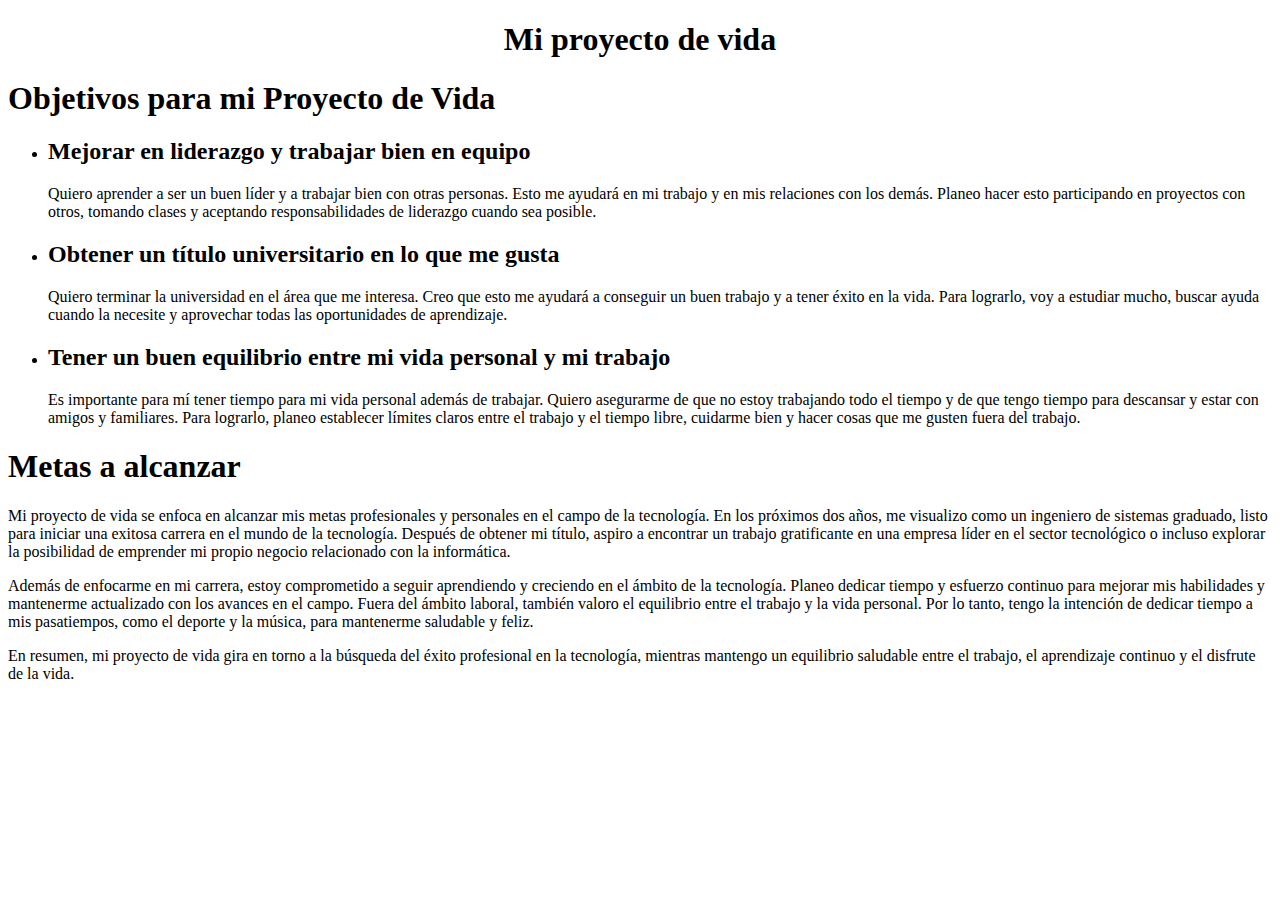
<file: 1/index.html>
<!DOCTYPE html>
<html lang="en">
<head>

    <meta charset="UTF-8">
    <meta name="viewport" content="width=device-width, initial-scale=1.0">

  
    </p>
</head>
<body>

    <title>Mi proyecto de vida</title>
    <center><h1>Mi proyecto de vida</h1></center>
    <h1>Objetivos para mi Proyecto de Vida</h1>

  <ul>
    <li>
      <h2>Mejorar en liderazgo y trabajar bien en equipo</h2>
      <p>Quiero aprender a ser un buen líder y a trabajar bien con otras personas. Esto me ayudará en mi trabajo y en mis relaciones con los demás. Planeo hacer esto participando en proyectos con otros, tomando clases y aceptando responsabilidades de liderazgo cuando sea posible.</p>
    </li>
    <li>
      <h2>Obtener un título universitario en lo que me gusta</h2>
      <p>Quiero terminar la universidad en el área que me interesa. Creo que esto me ayudará a conseguir un buen trabajo y a tener éxito en la vida. Para lograrlo, voy a estudiar mucho, buscar ayuda cuando la necesite y aprovechar todas las oportunidades de aprendizaje.</p>
    </li>
    <li>
      <h2>Tener un buen equilibrio entre mi vida personal y mi trabajo</h2>
      <p>Es importante para mí tener tiempo para mi vida personal además de trabajar. Quiero asegurarme de que no estoy trabajando todo el tiempo y de que tengo tiempo para descansar y estar con amigos y familiares. Para lograrlo, planeo establecer límites claros entre el trabajo y el tiempo libre, cuidarme bien y hacer cosas que me gusten fuera del trabajo.</p>
    </li>
  </ul>
 
    <h1><b>Metas a alcanzar</b></h1>

    <p>Mi proyecto de vida se enfoca en alcanzar mis metas profesionales y personales en el campo de la tecnología. En los próximos dos años, me visualizo como un ingeniero de sistemas graduado, listo para iniciar una exitosa carrera en el mundo de la tecnología. Después de obtener mi título, aspiro a encontrar un trabajo gratificante en una empresa líder en el sector tecnológico o incluso explorar la posibilidad de emprender mi propio negocio relacionado con la informática.

        <p>Además de enfocarme en mi carrera, estoy comprometido a seguir aprendiendo y creciendo en el ámbito de la tecnología. Planeo dedicar tiempo y esfuerzo continuo para mejorar mis habilidades y mantenerme actualizado con los avances en el campo. Fuera del ámbito laboral, también valoro el equilibrio entre el trabajo y la vida personal. Por lo tanto, tengo la intención de dedicar tiempo a mis pasatiempos, como el deporte y la música, para mantenerme saludable y feliz.</p>
        <p>En resumen, mi proyecto de vida gira en torno a la búsqueda del éxito profesional en la tecnología, mientras mantengo un equilibrio saludable entre el trabajo, el aprendizaje continuo y el disfrute de la vida.</p>    
    </p>
</body>
</html>
</file>
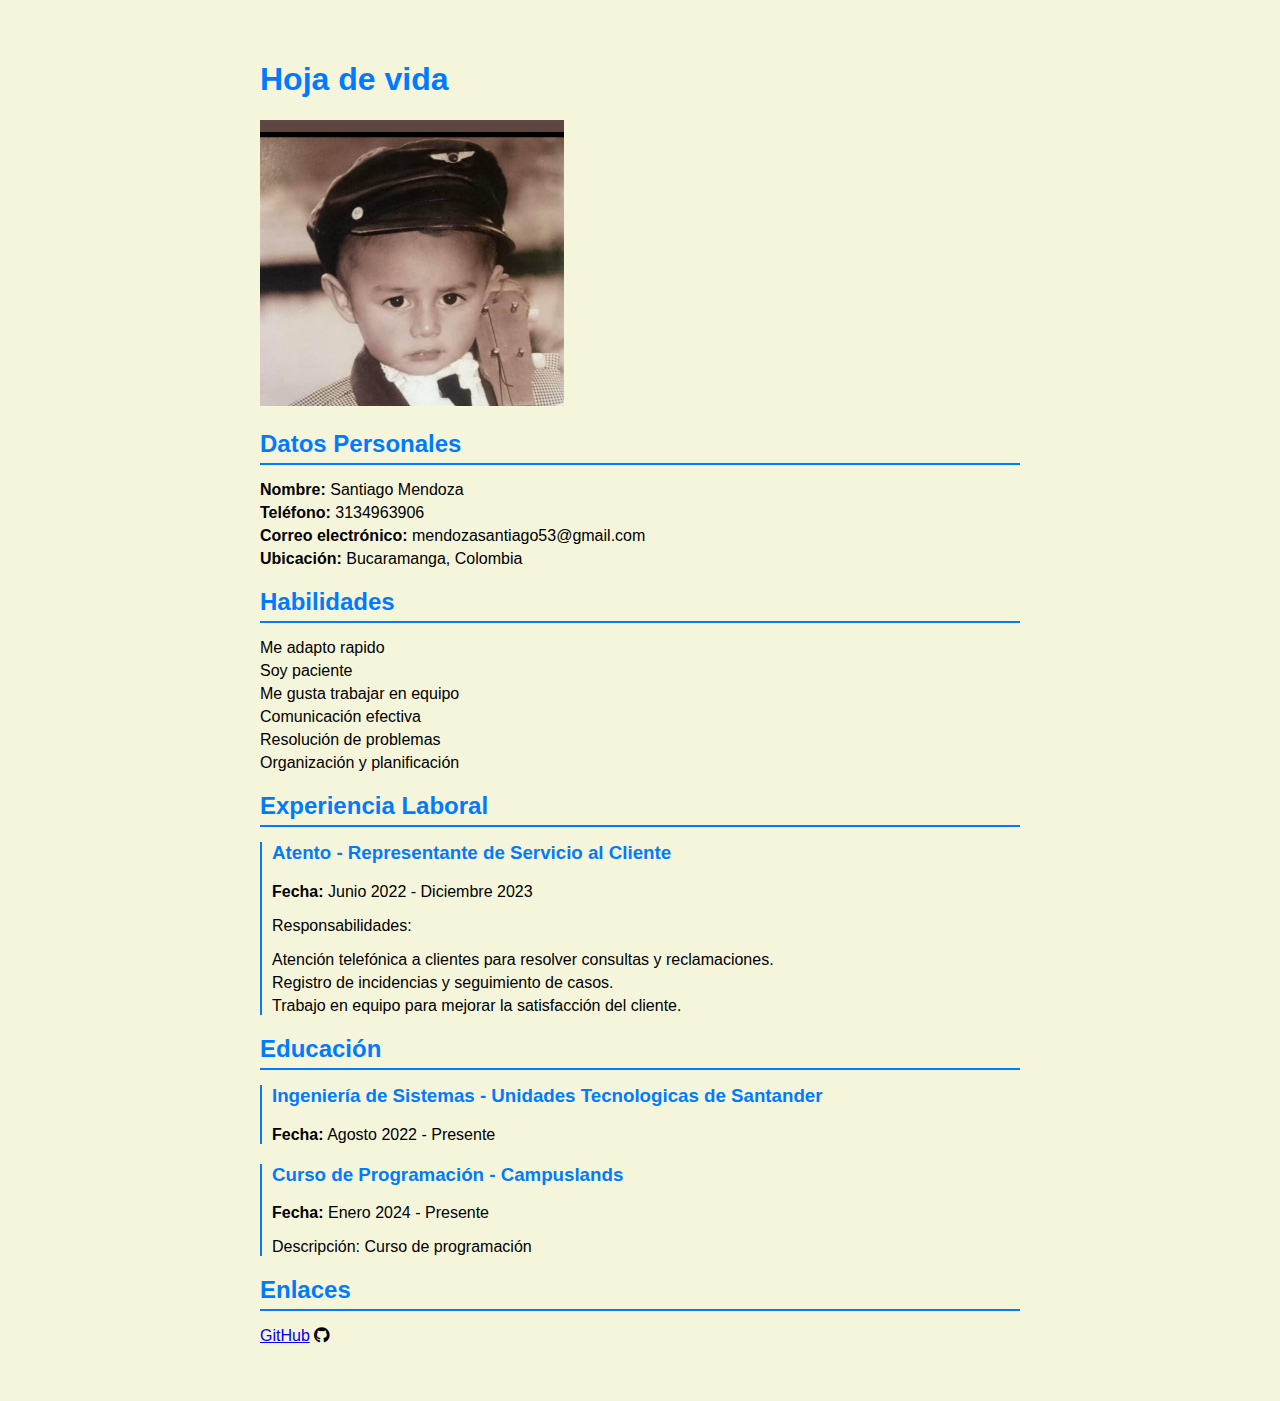
<file: 2/index.html>
<!DOCTYPE html>
<html lang="en">
<head>
    <meta charset="UTF-8">
    <meta name="viewport" content="width=device-width, initial-scale=1.0">
    <title>Hoja de vida</title>
    <title>Icono de github</title>
    <link rel="stylesheet" href="https://cdnjs.cloudflare.com/ajax/libs/font-awesome/5.15.4/css/all.min.css">
    <style>
    body {
        background-color:beige;
        font-family: Arial, Helvetica, sans-serif;
        color:black;
        max-width: 800px;
        margin: 20px auto;
        padding: 20px;
        box-sizing: border-box;

        }
        h1, h2, h3 {
            color: #007bff; /* Color del texto de los títulos */
        }
        h2 {
            border-bottom: 2px solid #007bff; /* Línea inferior para los títulos */
            padding-bottom: 5px;
            margin-bottom: 15px;
        }
        ul {
            list-style-type: none; /* Quita los puntos de las listas */
            padding: 0;
        }
        li {
            margin-bottom: 5px;
        }
        .experiencia-item {
            border-left: 2px solid #007bff; /* Borde izquierdo para cada item */
            padding-left: 10px;
            margin-bottom: 20px;
        }
        .experiencia-item h3 {
            margin-top: 0;
        }
        img {
            max-width: 40%;
            height: auto;
        }
    </style>
</head>
<body>
    <center></center><h1><b>Hoja de vida</b></h1></center>
    <img src="/2/foto.jpg" alt="Foto">
    <section>
        <h2>Datos Personales</h2>
        <ul>
            <li><strong>Nombre:</strong> Santiago Mendoza</li>
            <li><strong>Teléfono:</strong> 3134963906</li>
            <li><strong>Correo electrónico:</strong> mendozasantiago53@gmail.com</li>
            <li><strong>Ubicación:</strong> Bucaramanga, Colombia</li>
        </ul>
    </section>

    <section>
        <h2>Habilidades</h2>
        <ul>
            <li>Me adapto rapido</li>
            <li>Soy paciente</li>
            <li>Me gusta trabajar en equipo</li>
            <li>Comunicación efectiva</li>
            <li>Resolución de problemas</li>
            <li>Organización y planificación</li>
        </ul>
    </section>

    <section>
        <h2>Experiencia Laboral</h2>
        <div class="experiencia-item">
            <h3>Atento - Representante de Servicio al Cliente</h3>
            <p><strong>Fecha:</strong> Junio 2022 - Diciembre 2023</p>
            <p>Responsabilidades:
                <ul>
                    <li>Atención telefónica a clientes para resolver consultas y reclamaciones.</li>
                    <li>Registro de incidencias y seguimiento de casos.</li>
                    <li>Trabajo en equipo para mejorar la satisfacción del cliente.</li>
                </ul>
            </p>
        </div>
    </section>

    <section>
        <h2>Educación</h2>
        <div class="experiencia-item">
            <h3>Ingeniería de Sistemas - Unidades Tecnologicas de Santander</h3>
            <p><strong>Fecha:</strong> Agosto 2022 - Presente</p>
        </div>
        <div class="experiencia-item">
            <h3>Curso de Programación - Campuslands</h3>
            <p><strong>Fecha:</strong> Enero 2024 - Presente</p>
            <p>Descripción: Curso de programación</p>
        </div>
    </section>

    <section>
        <h2>Enlaces</h2>
        <ul>
            <li><a href="https://github.com/topetusam" target="_blank">GitHub</a>
                <i class="fab fa-github"> </i> </li>
        </ul>
    </section>
</body>
</html>
</file>
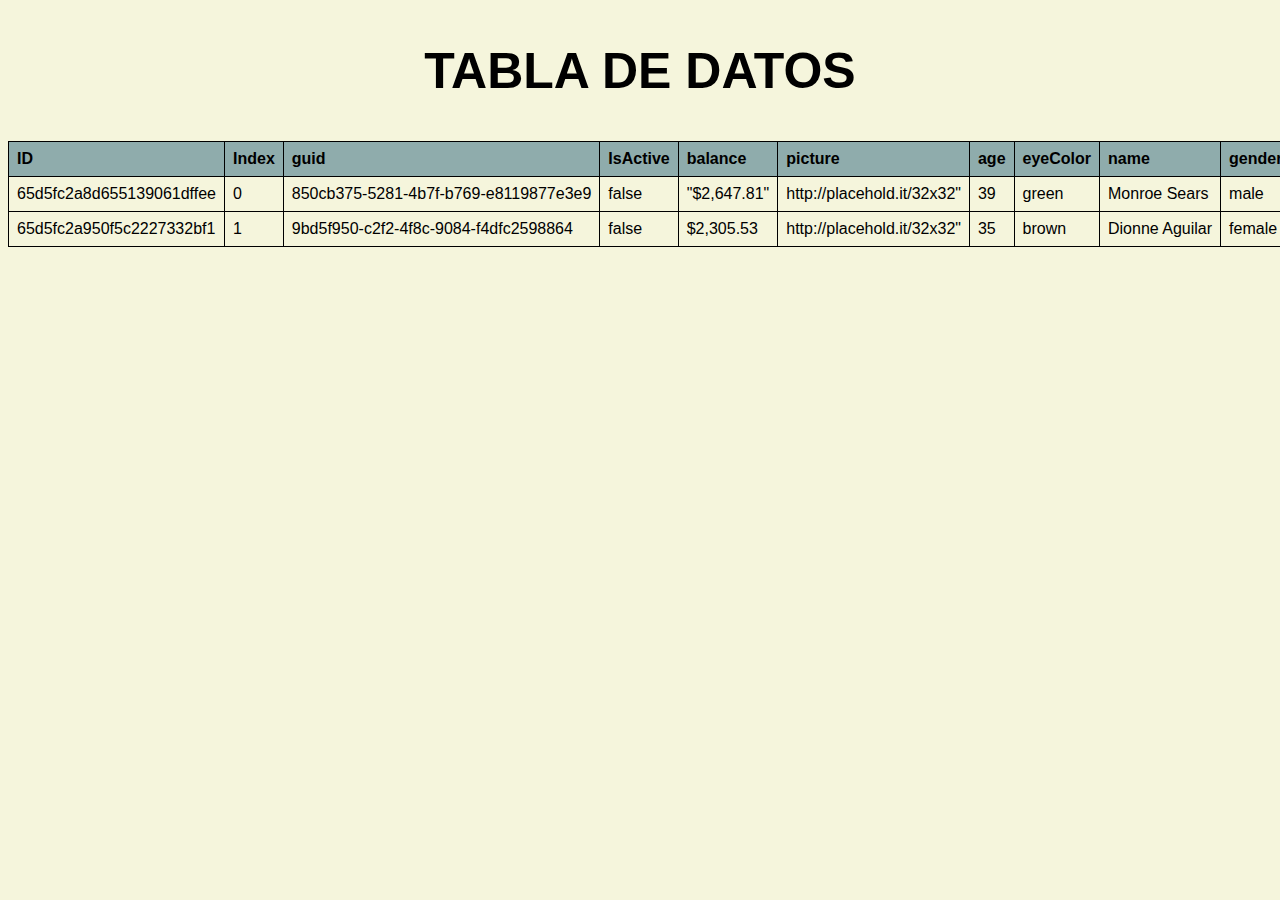
<file: 3/index.html>
<!DOCTYPE html>
<html lang="en">
<head>
    <meta charset="UTF-8">
    <meta name="viewport" content="width=device-width, initial-scale=1.0">
    <title>Tablas HTML</title>
</head>
<style>
    body {
        background-color:beige;
        font-family: Arial, Helvetica, sans-serif;
    }
    table { 
    border-collapse:collapse;
    width: 100%;
    }
    th {
    background-color: rgb(143, 172, 172);
    }
    th, td {
       
    text-align: left;
    padding: 8px;
    border: 1px solid black;
    white-space: nowrap;
    overflow: hidden;
    text-overflow: ellipsis;
    word-wrap: break-word;
    }
    h2 {
        text-align: center;
        font-size: 50px;
    }

</style>
<body>
    <h2>TABLA DE DATOS</h2>
    <table>
        <thead>
            <tr>
                <th>ID</th>
                <th>Index</th>
                <th>guid</th>
                <th>IsActive</th>
                <th>balance</th>
                <th>picture</th>
                <th>age </th>
                <th>eyeColor</th>
                <th>name</th>
                <th>gender</th>
                <th>company</th>
                <th>email</th>
                <th>phone</th>
                <th>address</th>
                <th>about</th>
                <th>registered</th>
                <th>latitude</th>
                <th>longitude</th>
                <th>tags</th>
                <th>friends</th>
                <th>greeting</th>
                <th>favorite fruit</th>
            </tr>
            
        </thead>
    <tbody>
        <tr>
            <td>65d5fc2a8d655139061dffee</td>
            <td>0</td>
            <td>850cb375-5281-4b7f-b769-e8119877e3e9</td>
            <td>false</td>
            <td>"$2,647.81"</td>
            <td>http://placehold.it/32x32&quot</td>
            <td>39</td>
            <td>green</td>
            <td>Monroe Sears</td>
            <td>male</td>
            <td>UNIWORLD</td>
            <td>monroesears@uniworld.com</td>
            <td>+1 (800) 578-2346</td>
            <td>734 Times Placez, Coyote, Arkansas, 2908</td>
            <td>Dolore nisi ad tempor ullamco esse. Excepteur consequat labore aliqua eiusmod consequat laboris excepteur aliquip aliqua incididunt. Pariatur enim labore officia eu quis ex aliqua proident laboris labore anim nulla</td>
            <td>2020-04-08T01:20:04 +05:00</td>
            <td> -3.925674</td>
            <td>-88.910095</td>
            <td> "anim",
                "elit",
                "laboris",
                "elit",
                "voluptate",
                "adipisicing",
                "incididunt"</td>
            <td>Mcdaniel Vaughn, Bobbie Callahan, Ellen Weeks</td>
            <td>Hello, Monroe Sears! You have 10 unread messages</td>
            <td>banana</td>
        </tr>
        <tr>
            <td>65d5fc2a950f5c2227332bf1</td>
            <td>1</td>
            <td>9bd5f950-c2f2-4f8c-9084-f4dfc2598864</td>
            <td>false</td>
            <td>$2,305.53</td>
            <td>http://placehold.it/32x32&quot</td>
            <td>35</td>
            <td>brown</td>
            <td>Dionne Aguilar</td>
            <td>female</td>
            <td>TROPOLIS</td>
            <td>dionneaguilar@tropolis.com</td>
            <td>+1 (956) 401-2654</td>
            <td>839 Canarsie Road, Sena, Washington, 5390</td>
            <td>Excepteur enim fugiat ullamco amet irure irure. Aute Lorem magna aute nisi enim ex elit elit eu quis. Culpa sit cupidatat voluptate aliquip voluptate. Ea officia occaecat anim labore</td>
            <td>2017-12-01T02:48:31 +05:00</td>
            <td>-10.478908</td>
            <td> 99.512436</td>
            <td>"est",
                "ea",
                "minim",
                "exercitation",
                "eiusmod",
                "commodo",
                "ut"</td>
            <td>Coleman Johnston, Lacy Osborn, Frieda Mendez</td>
            <td>Hello, Dionne Aguilar! You have 8 unread messages</td>
            <td>strawberry</td>
        </tr>



    </tbody>
    </table>
    
</body>
</html>
</file>
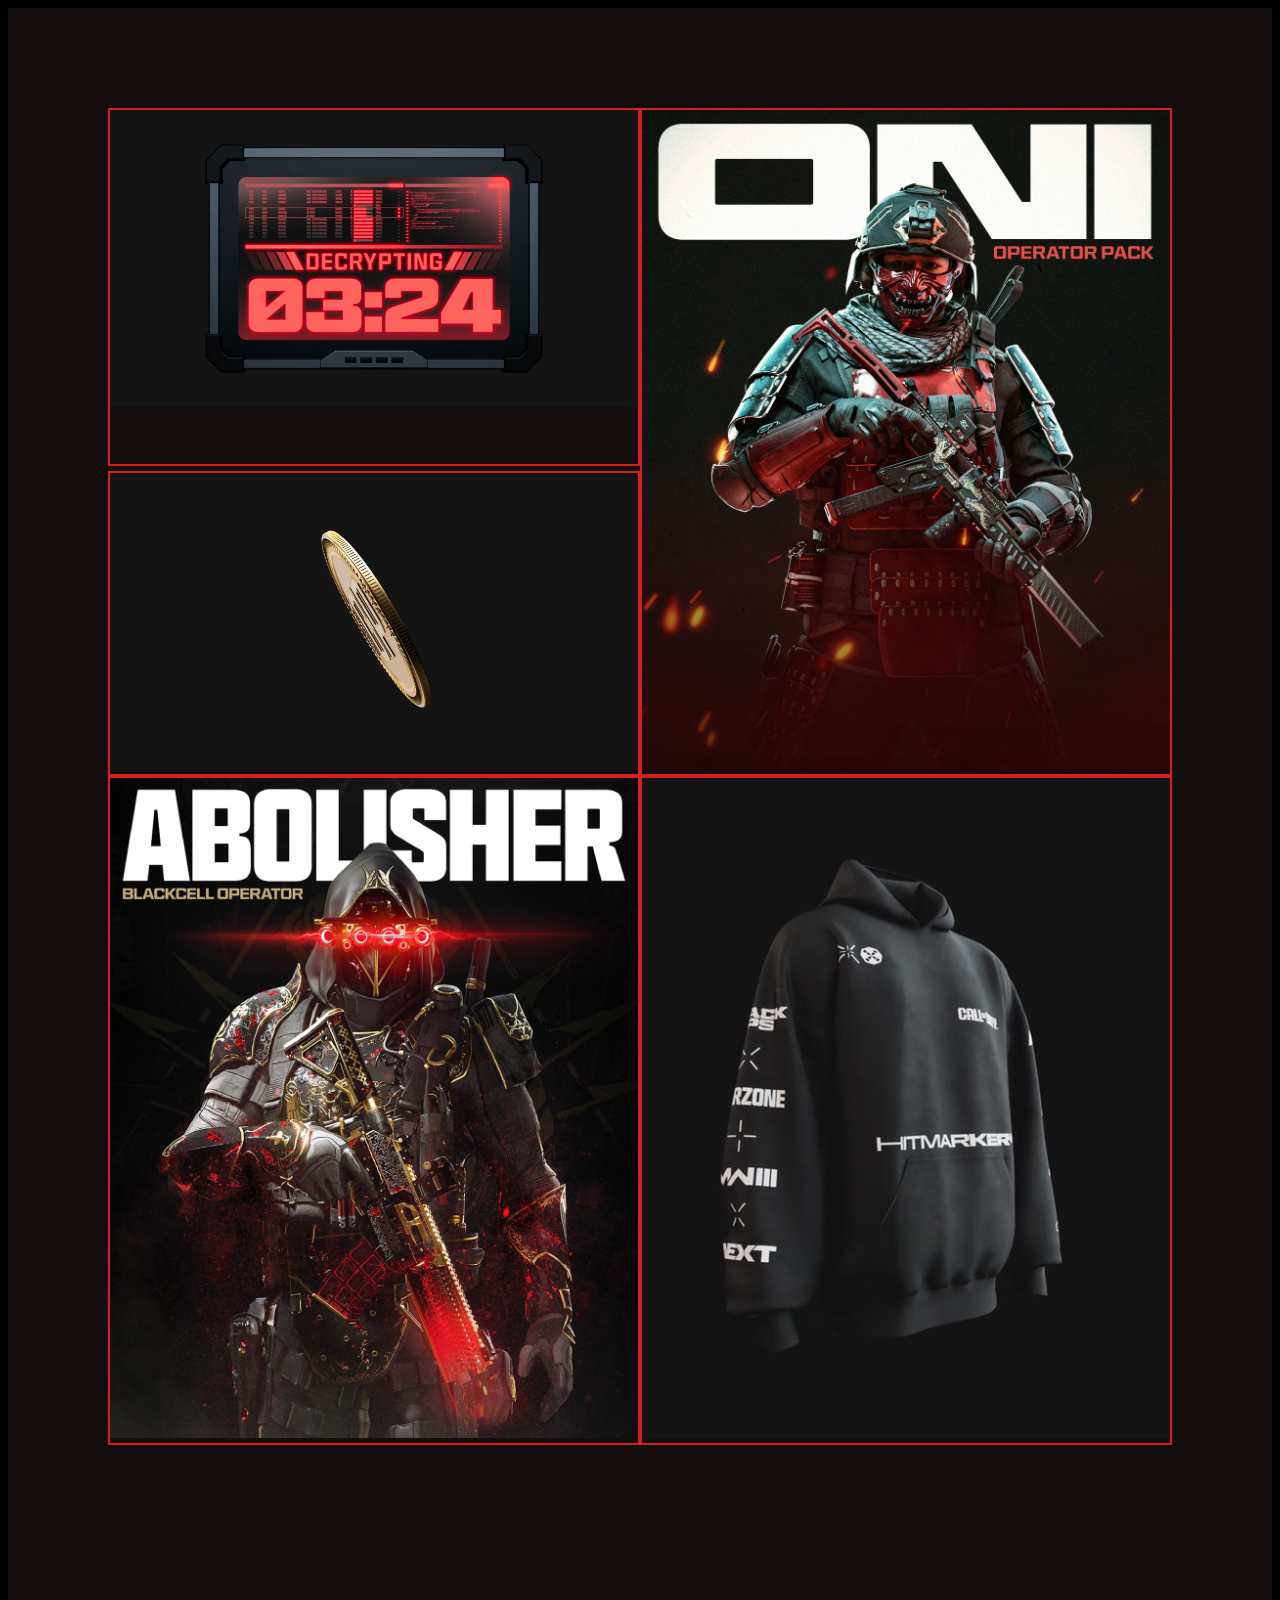
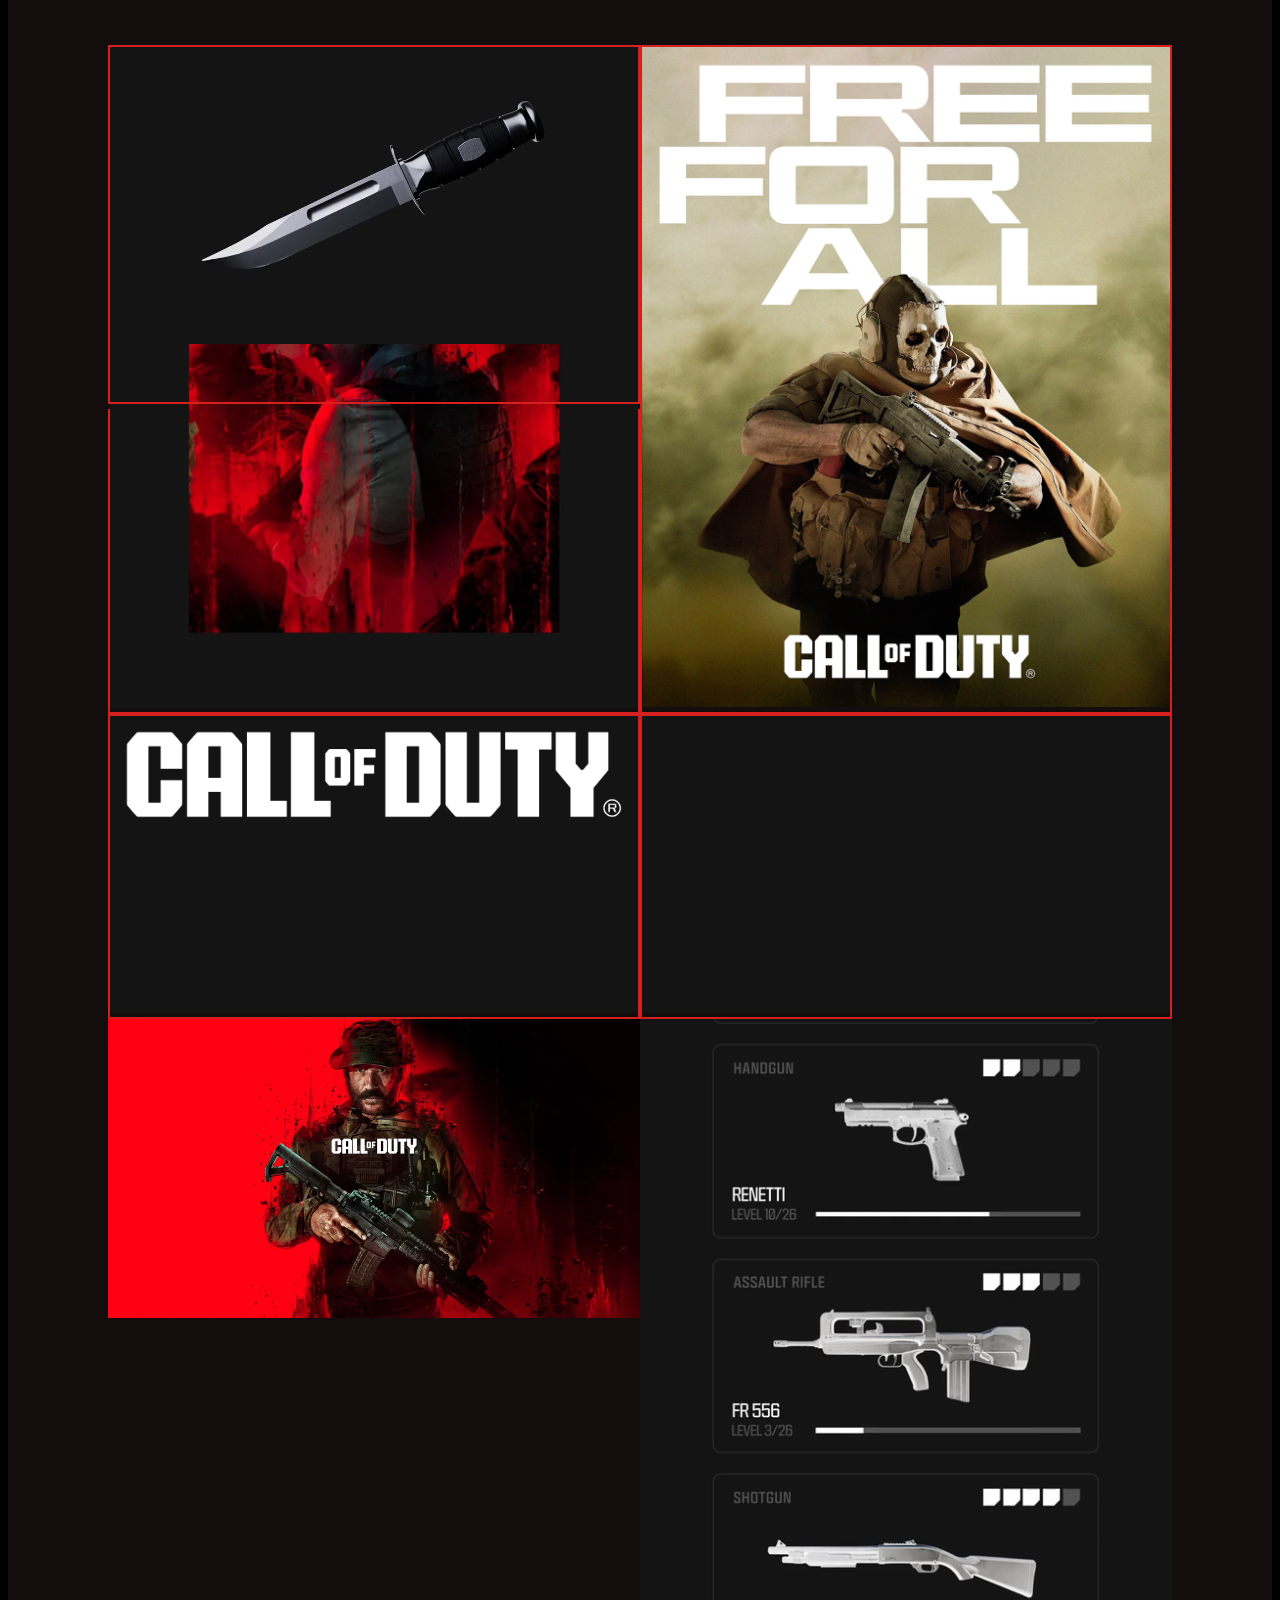
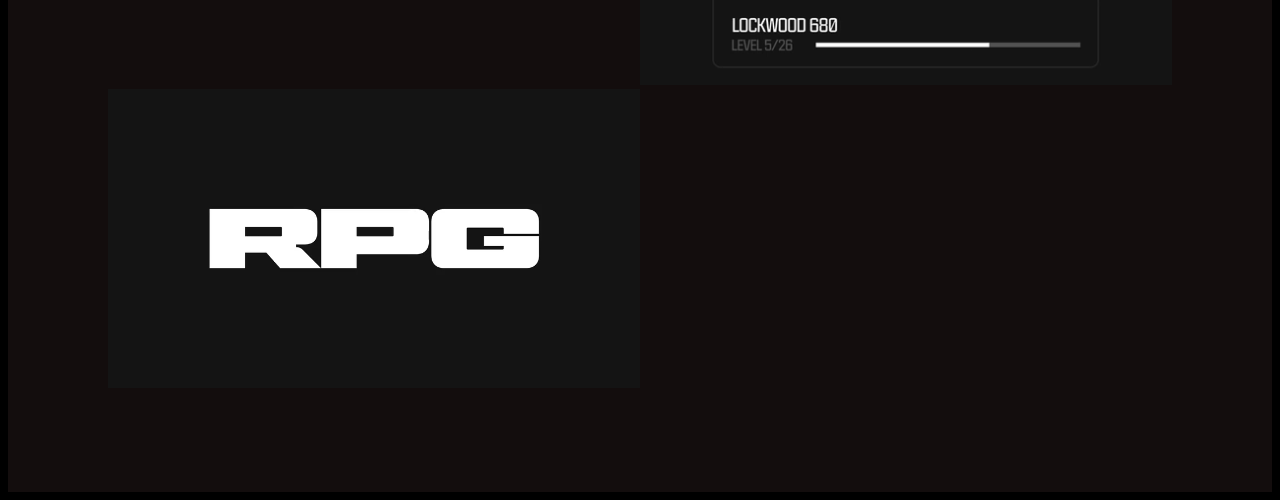
<file: 4/index.html>
<!DOCTYPE html>
<html lang="en">
<head>
    <meta charset="UTF-8">
    <meta name="viewport" content="width=device-width, initial-scale=1.0">
    <title>Web de call of duty</title>
    <link rel="stylesheet" href="styles.css">
</head>
<body>
   <div class="grid-layout"> 
   <div class="imagen1"><img  src="media/3.jpg" alt="imagen1"></div>
   <div class="imagen2"><img  src="media/4.jpg" alt="imagen2"></div> 
   <div class="video1"><video  autoplay loop muted  src="media/2.mp4"></video></div>
   <div class="video2"><video  autoplay loop muted  src="media/5.mp4"></video></div>
   <div class="video3"><video  autoplay loop muted  src="media/1.mp4"></video></div>
   </div>


   <div class="grid-layout1"> 
    <div class="imagen3"><img  src="media2/38.jpg" alt="imagen3"></div>
    <div class="imagen4"><img  src="media2/39.jpg" alt="imagen4"></div> 
    <div class="video4"><video  autoplay loop muted  src="media2/29.mp4"></video></div>
    <div class="video5"><video  autoplay loop muted  src="media2/30.mp4"></video></div>
    <div class="video6"><video  autoplay loop muted  src="media2/31.mp4"></video></div>
    <div class="video7"><video  autoplay loop muted  src="media2/32.mp4"></video></div>
    <div class="video8"><video  autoplay loop muted  src="media2/33.mp4"></video></div>
    <div class="video9"><video  autoplay loop muted  src="media2/34.mp4"></video></div>
    <div class="video10"><video  autoplay loop muted  src="media2/35.mp4"></video></div>
    <div class="video11"><video  autoplay loop muted  src="media2/36.mp4"></video></div>
    <div class="video12"><video  autoplay loop muted  src="media2/37.mp4"></video></div>
    </div>
</body>

</html>
</file>
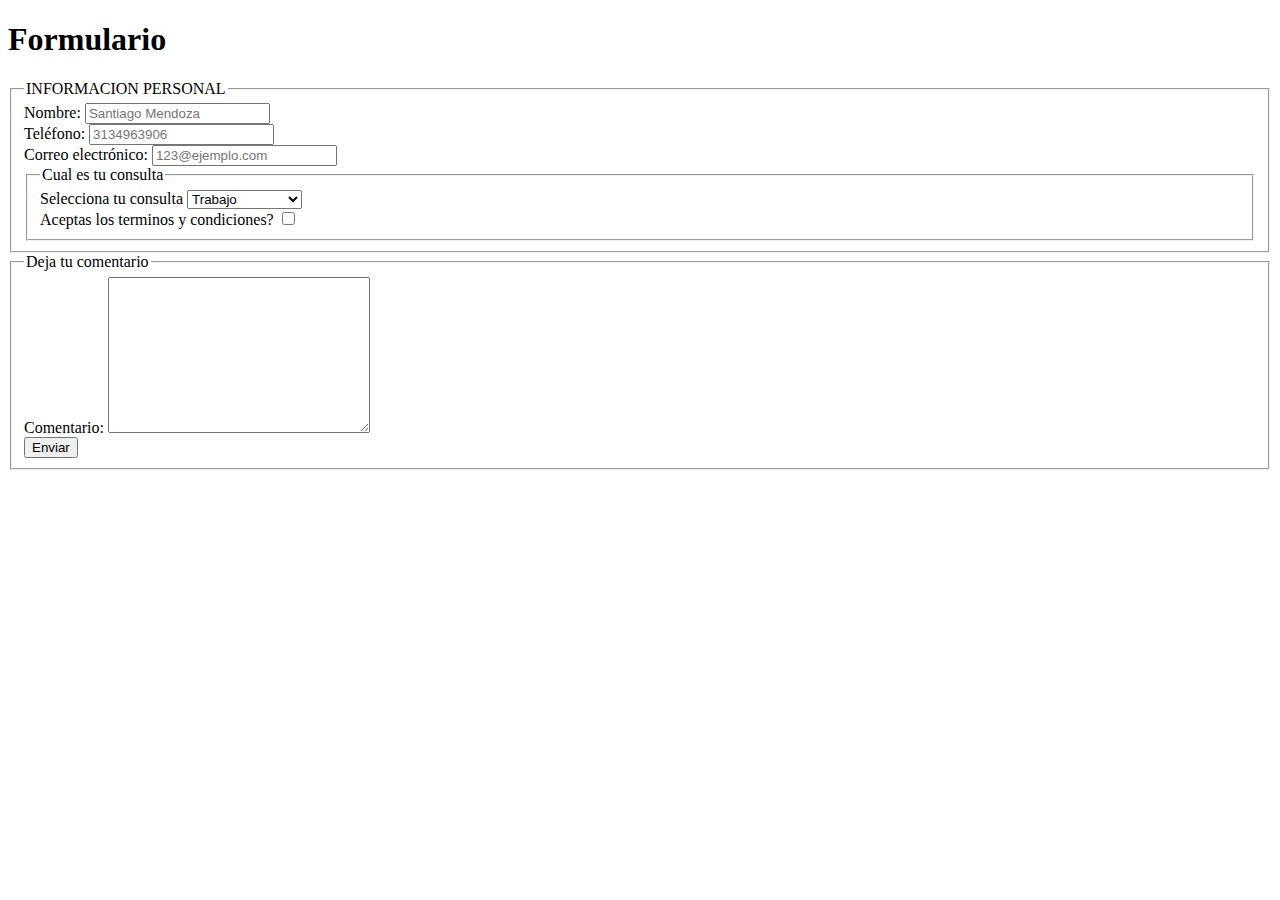
<file: 5/index.html>
<!DOCTYPE html>
<html lang="en">
<head>
    <meta charset="UTF-8">
    <meta name="viewport" content="width=device-width, initial-scale=1.0">
    <title>Formulariio</title>
</head>
<body>
    <h1>Formulario</h1>
    <form method="post" action="/5">
        <fieldset>
            <legend>INFORMACION PERSONAL</legend>
            <div>
            <label for="name">Nombre:</label>
            <input type="text" id="name" name="name" placeholder="Santiago Mendoza" required>
            </div>
            
            <div>
            <label for="phone">Teléfono:</label>
            <input type="text" id="phone" name="phone" placeholder="3134963906" required>
            </div>
            <div>
            <label for="email">Correo electrónico:</label>
            <input type="email" id="email" name="email" placeholder="123@ejemplo.com" required>
            </div>
        <fieldset>
            <legend>Cual es tu consulta</legend>
            <div>
            <label for="why">Selecciona tu consulta</label>
            <select name="why" id="why">
                <option value="1">Trabajo</option>
                <option value="2">Estudio</option>
                <option value="3">Otras consultas</option>
            </select>
            </div>
            <div>
                <label for="terms">Aceptas los terminos y condiciones?</label>
                <input type="checkbox" id="terms" name="terms" required>
            </div>
        </fieldset>
        </fieldset>
        <fieldset>
            <legend>Deja tu comentario</legend>
            <div>
                <label for="comment">Comentario:</label>
                <textarea name="comment" id="comment" cols="30" rows="10"></textarea>
            </div>
            <div>
                <input type="submit" value="Enviar">
            </div>
        </fieldset>



    </form>

    
</body>
</html>
</file>
<file: 4/styles.css>
body{
    background-color: black;

}


.grid-layout {
    display: grid;
    margin: 1 auto;
    grid-template-columns: auto auto;
    grid-template-rows: auto auto;
    background-color: rgb(19, 13, 13);
    padding: 100px;
    
}

.grid-layout img,
.grid-layout video {
    max-width: 100%; /* Asegura que la imagen o video no exceda el tamaño del contenedor */
    height: auto;
}
.imagen1{
    border: 2px solid rgb(214, 32, 32);
    grid-column: 2;
    grid-row: 1;

}

.imagen2{
    border: 2px solid rgb(214, 32, 32);
    grid-column: 1;
    grid-row: 2;



}
.video1{
    border: 2px solid rgb(214, 32, 32);
    grid-column: 1;
    grid-row: 1;
    max-height: 50%;
    align-self:flex-end


}
.video2{
    border: 2px solid rgb(214, 32, 32);
    grid-column: 2;
    grid-row: 2;


}
.video3{
    border: 2px solid rgb(214, 32, 32);
    grid-column: 1;
    grid-row: 1;
    max-height: 53%;
    


}

.grid-layout1{
    display: grid;
    margin: 1 auto;
    grid-template-columns: auto auto;
    grid-template-rows: auto auto;
    background-color: rgb(19, 13, 13);
    padding: 100px;
}

.grid-layout1 img,
.grid-layout1 video {
    max-width: 100%; /* Asegura que la imagen o video no exceda el tamaño del contenedor */
    height: auto;
}

.imagen3{
    border: 2px solid rgb(214, 32, 32);
    grid-column: 2;
    grid-row: 1;

}

.imagen4{
    border: 2px solid rgb(214, 32, 32);
    grid-column: 1;
    grid-row: 2;



}
.video4{
    border: 2px solid rgb(214, 32, 32);
    grid-column: 1;
    grid-row: 1;
    max-height: 50%;
    align-self:flex-end


}
.video5{
    border: 2px solid rgb(214, 32, 32);
    grid-column: 2;
    grid-row: 2;


}
.video6{
    border: 2px solid rgb(214, 32, 32);
    grid-column: 1;
    grid-row: 1;
    max-height: 53%;
    


}
.video7{
    border: 2px solid rgb(214, 32, 32);
    grid-column: 1;
    grid-row: 1;
    max-height: 53%;
    


}
.video8{
    border: 2px solid rgb(214, 32, 32);
    grid-column: 1;
    grid-row: 1;
    max-height: 53%;
    


}
.video9{
    border: 2px solid rgb(214, 32, 32);
    grid-column: 1;
    grid-row: 1;
    max-height: 53%;
    


}
</file>
